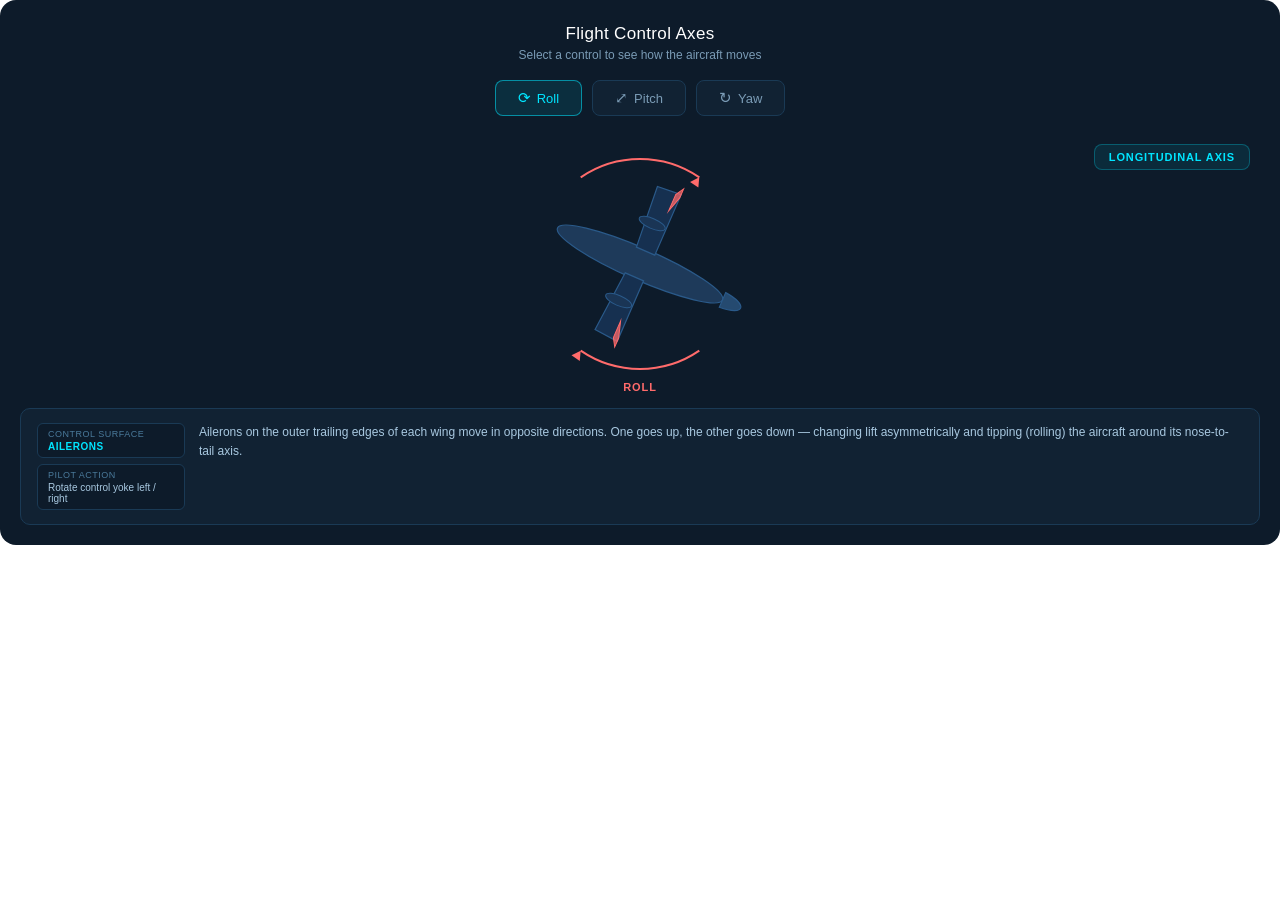
<file: components/roll_pitch_yaw_controls.html>
<!DOCTYPE html>
<div id="wrap">
  <div id="title-bar">
    <h2>Flight Control Axes</h2>
    <p>Select a control to see how the aircraft moves</p>
  </div>

  <div id="tabs">
    <button class="tab active" onclick="selectAxis(0)">
      <span class="tab-icon">⟳</span> Roll
    </button>
    <button class="tab" onclick="selectAxis(1)">
      <span class="tab-icon">⤢</span> Pitch
    </button>
    <button class="tab" onclick="selectAxis(2)">
      <span class="tab-icon">↻</span> Yaw
    </button>
  </div>

  <div id="stage">
    <canvas id="c" width="560" height="260"></canvas>
    <div id="axis-label"></div>
  </div>

  <div id="info-box">
    <div id="info-left">
      <div class="info-chip" id="chip-surface"></div>
      <div class="info-chip" id="chip-axis"></div>
    </div>
    <div id="info-desc"></div>
  </div>
</div>

<style>
* { box-sizing: border-box; margin: 0; padding: 0; }
body { background: transparent; }
#wrap {
  background: #0d1b2a;
  border-radius: 16px;
  padding: 24px 20px 20px;
  font-family: 'Segoe UI', sans-serif;
  min-height: 480px;
}
#title-bar { text-align: center; margin-bottom: 18px; }
#title-bar h2 { color: #fff; font-size: 17px; font-weight: 500; letter-spacing: 0.02em; }
#title-bar p { color: #7a9bb5; font-size: 12px; margin-top: 4px; }

#tabs {
  display: flex;
  justify-content: center;
  gap: 10px;
  margin-bottom: 18px;
}
.tab {
  background: #112233;
  border: 1px solid #1a3a55;
  color: #7a9bb5;
  border-radius: 8px;
  padding: 8px 22px;
  font-size: 13px;
  cursor: pointer;
  transition: all 0.2s;
  display: flex; align-items: center; gap: 6px;
}
.tab:hover { background: #1a3a55; color: #fff; }
.tab.active { background: #00e5ff18; border-color: #00e5ff88; color: #00e5ff; }
.tab-icon { font-size: 15px; }

#stage {
  position: relative;
  display: flex;
  justify-content: center;
  align-items: center;
}
#c { display: block; max-width: 100%; }

#axis-label {
  position: absolute;
  top: 10px; right: 10px;
  background: #00e5ff15;
  border: 1px solid #00e5ff44;
  border-radius: 8px;
  padding: 6px 14px;
  color: #00e5ff;
  font-size: 11px;
  font-weight: 600;
  letter-spacing: 0.08em;
  text-transform: uppercase;
  pointer-events: none;
}

#info-box {
  margin-top: 14px;
  background: #112233;
  border: 1px solid #1a3a55;
  border-radius: 10px;
  padding: 14px 16px;
  display: flex;
  gap: 14px;
  align-items: flex-start;
}
#info-left {
  display: flex;
  flex-direction: column;
  gap: 6px;
  min-width: 110px;
}
.info-chip {
  background: #0d1b2a;
  border: 1px solid #1a3a55;
  border-radius: 6px;
  padding: 5px 10px;
  font-size: 10px;
  color: #00e5ff;
  font-weight: 600;
  letter-spacing: 0.05em;
  text-transform: uppercase;
}
.chip-label { color: #4a7a9b; font-weight: 400; display: block; font-size: 9px; margin-bottom: 2px; }
#info-desc { color: #a8c8e0; font-size: 12px; line-height: 1.6; }
</style>

<script>
const axes = [
  {
    name: 'Roll',
    axisLabel: 'Longitudinal Axis',
    surface: 'Ailerons',
    axisText: 'Roll (Longitudinal)',
    action: 'Rotate control yoke left / right',
    desc: 'Ailerons on the outer trailing edges of each wing move in opposite directions. One goes up, the other goes down — changing lift asymmetrically and tipping (rolling) the aircraft around its nose-to-tail axis.',
    color: '#ff6b6b',
    animate: drawRoll
  },
  {
    name: 'Pitch',
    axisLabel: 'Lateral Axis',
    surface: 'Elevators',
    axisText: 'Pitch (Lateral)',
    action: 'Push / pull control yoke fore-aft',
    desc: 'Elevators on the horizontal stabilizer at the tail rotate the aircraft nose-up or nose-down around its wing-to-wing axis. Pulling back raises the nose; pushing forward lowers it.',
    color: '#00e5ff',
    animate: drawPitch
  },
  {
    name: 'Yaw',
    axisLabel: 'Vertical Axis',
    surface: 'Rudder',
    axisText: 'Yaw (Vertical)',
    action: 'Press left / right rudder pedals',
    desc: 'The rudder on the vertical stabilizer swings the nose left or right around a vertical axis running through the centre of the aircraft. Used to coordinate turns and counteract adverse yaw.',
    color: '#00ff99',
    animate: drawYaw
  }
];

let current = 0;
let animFrame = null;
let t = 0;

const canvas = document.getElementById('c');
const ctx = canvas.getContext('2d');

function selectAxis(idx) {
  current = idx;
  document.querySelectorAll('.tab').forEach((b, i) => b.classList.toggle('active', i === idx));
  const a = axes[idx];
  document.getElementById('axis-label').textContent = a.axisLabel;
  document.getElementById('chip-surface').innerHTML = `<span class="chip-label">Control Surface</span>${a.surface}`;
  document.getElementById('chip-axis').innerHTML = `<span class="chip-label">Pilot Action</span><span style="color:#a8c8e0;text-transform:none;font-weight:400;letter-spacing:0;font-size:10px">${a.action}</span>`;
  document.getElementById('info-desc').textContent = a.desc;
  t = 0;
  if (animFrame) cancelAnimationFrame(animFrame);
  loop();
}

function loop() {
  t += 0.018;
  axes[current].animate(t);
  animFrame = requestAnimationFrame(loop);
}

// ─── shared helpers ───────────────────────────────────────────────────────────
const W = 560, H = 260;
const cx = W / 2, cy = H / 2;

function clear() {
  ctx.clearRect(0, 0, W, H);
  ctx.fillStyle = '#0d1b2a';
  ctx.fillRect(0, 0, W, H);
}

function drawAxisLine(x1,y1,x2,y2,color) {
  ctx.save();
  ctx.setLineDash([5,4]);
  ctx.strokeStyle = color + '55';
  ctx.lineWidth = 1;
  ctx.beginPath(); ctx.moveTo(x1,y1); ctx.lineTo(x2,y2); ctx.stroke();
  ctx.restore();
}

// ─── ROLL ─────────────────────────────────────────────────────────────────────
function drawRoll(t) {
  clear();
  const angle = Math.sin(t) * 0.45; // rock ±~25°
  const color = axes[0].color;

  // axis line (nose to tail)
  drawAxisLine(cx-20, cy, cx+20, cy, color);

  ctx.save();
  ctx.translate(cx, cy);
  ctx.rotate(angle);

  // fuselage (tube)
  ctx.fillStyle = '#1e3a5a'; ctx.strokeStyle = '#2a5a8a'; ctx.lineWidth = 1.2;
  ctx.beginPath();
  ctx.ellipse(0, 0, 90, 16, 0, 0, Math.PI*2);
  ctx.fill(); ctx.stroke();

  // nose cone
  ctx.fillStyle = '#254a70';
  ctx.beginPath();
  ctx.moveTo(90, -8); ctx.bezierCurveTo(115, -6, 118, 6, 90, 8); ctx.closePath();
  ctx.fill(); ctx.stroke();

  // main wings
  ctx.fillStyle = '#163050'; ctx.strokeStyle = '#2a5a8a'; ctx.lineWidth = 1.2;
  // right wing
  ctx.beginPath();
  ctx.moveTo(-10,-14); ctx.lineTo(10,-14); ctx.lineTo(10,-80); ctx.lineTo(-15,-78); ctx.closePath();
  ctx.fill(); ctx.stroke();
  // left wing
  ctx.beginPath();
  ctx.moveTo(-10,14); ctx.lineTo(10,14); ctx.lineTo(10,80); ctx.lineTo(-15,78); ctx.closePath();
  ctx.fill(); ctx.stroke();

  // ailerons highlight
  const aOff = Math.sin(t) * 18;
  ctx.fillStyle = color + 'bb'; ctx.strokeStyle = color; ctx.lineWidth = 1;
  // right aileron up
  ctx.beginPath();
  ctx.moveTo(5,-60); ctx.lineTo(10,-60-aOff); ctx.lineTo(10,-78-aOff/2); ctx.lineTo(5,-78); ctx.closePath();
  ctx.fill(); ctx.stroke();
  // left aileron down
  ctx.beginPath();
  ctx.moveTo(5,60); ctx.lineTo(10,60+aOff); ctx.lineTo(10,78+aOff/2); ctx.lineTo(5,78); ctx.closePath();
  ctx.fill(); ctx.stroke();

  // engines
  ctx.fillStyle = '#1a3555'; ctx.strokeStyle = '#2a5a8a'; ctx.lineWidth = 1;
  ctx.beginPath(); ctx.ellipse(-5, -42, 14, 5, 0, 0, Math.PI*2); ctx.fill(); ctx.stroke();
  ctx.beginPath(); ctx.ellipse(-5, 42, 14, 5, 0, 0, Math.PI*2); ctx.fill(); ctx.stroke();

  ctx.restore();

  // arc arrows
  const r = 105;
  ctx.save(); ctx.translate(cx, cy);
  ctx.strokeStyle = color; ctx.lineWidth = 2; ctx.setLineDash([]);
  ctx.beginPath();
  ctx.arc(0, 0, r, -Math.PI/2 - 0.6, -Math.PI/2 + 0.6);
  ctx.stroke();
  arrowHead(ctx, r, -Math.PI/2 + 0.6, color, 1);
  ctx.beginPath();
  ctx.arc(0, 0, r, Math.PI/2 - 0.6, Math.PI/2 + 0.6);
  ctx.stroke();
  arrowHead(ctx, r, Math.PI/2 + 0.6, color, -1);
  ctx.restore();

  // label
  labelText('ROLL', cx, cy + r + 22, color);
}

// ─── PITCH ────────────────────────────────────────────────────────────────────
function drawPitch(t) {
  clear();
  const angle = Math.sin(t) * 0.35;
  const color = axes[1].color;

  drawAxisLine(cx - 160, cy, cx + 160, cy, color);

  ctx.save();
  ctx.translate(cx, cy);
  ctx.rotate(angle);

  // fuselage
  ctx.fillStyle = '#1e3a5a'; ctx.strokeStyle = '#2a5a8a'; ctx.lineWidth = 1.2;
  ctx.beginPath();
  ctx.ellipse(0, 0, 110, 18, 0, 0, Math.PI*2);
  ctx.fill(); ctx.stroke();

  // nose
  ctx.fillStyle = '#254a70';
  ctx.beginPath();
  ctx.moveTo(110,-10); ctx.bezierCurveTo(135,-8,138,8,110,10); ctx.closePath();
  ctx.fill(); ctx.stroke();

  // wings (side view — thin)
  ctx.fillStyle = '#163050'; ctx.strokeStyle = '#2a5a8a'; ctx.lineWidth = 1.2;
  ctx.beginPath();
  ctx.moveTo(-20,-18); ctx.lineTo(15,-18); ctx.lineTo(25,-55); ctx.lineTo(-20,-52); ctx.closePath();
  ctx.fill(); ctx.stroke();

  // tail horizontal stab
  ctx.beginPath();
  ctx.moveTo(-110,-18); ctx.lineTo(-85,-18); ctx.lineTo(-78,-40); ctx.lineTo(-110,-38); ctx.closePath();
  ctx.fill(); ctx.stroke();

  // elevator highlight
  const eOff = Math.sin(t) * 10;
  ctx.fillStyle = color + 'bb'; ctx.strokeStyle = color; ctx.lineWidth = 1;
  ctx.beginPath();
  ctx.moveTo(-104,-28); ctx.lineTo(-88,-28); ctx.lineTo(-84,-38-eOff); ctx.lineTo(-100,-37-eOff); ctx.closePath();
  ctx.fill(); ctx.stroke();

  // vertical stab
  ctx.fillStyle = '#163050'; ctx.strokeStyle = '#2a5a8a'; ctx.lineWidth = 1.2;
  ctx.beginPath();
  ctx.moveTo(-110,-18); ctx.lineTo(-100,-18); ctx.lineTo(-95,-50); ctx.lineTo(-112,-48); ctx.closePath();
  ctx.fill(); ctx.stroke();

  // engine
  ctx.fillStyle = '#1a3555'; ctx.strokeStyle = '#2a5a8a'; ctx.lineWidth = 1;
  ctx.beginPath(); ctx.ellipse(-10, -36, 16, 5, 0, 0, Math.PI*2); ctx.fill(); ctx.stroke();

  ctx.restore();

  // arc arrow (around lateral axis)
  const r = 80;
  ctx.save(); ctx.translate(cx, cy);
  ctx.strokeStyle = color; ctx.lineWidth = 2; ctx.setLineDash([]);
  ctx.beginPath();
  ctx.arc(0, 0, r, Math.PI - 0.6, Math.PI + 0.6);
  ctx.stroke();
  arrowHead2(ctx, r, Math.PI + 0.6, color);
  ctx.restore();

  labelText('PITCH', cx, cy + 115, color);
}

// ─── YAW ──────────────────────────────────────────────────────────────────────
function drawYaw(t) {
  clear();
  const angle = Math.sin(t) * 0.35;
  const color = axes[2].color;

  // top-down view
  drawAxisLine(cx, cy-20, cx, cy+20, color);

  ctx.save();
  ctx.translate(cx, cy);
  ctx.rotate(angle);

  // fuselage top-down
  ctx.fillStyle = '#1e3a5a'; ctx.strokeStyle = '#2a5a8a'; ctx.lineWidth = 1.2;
  ctx.beginPath();
  ctx.ellipse(0, 0, 100, 20, 0, 0, Math.PI*2);
  ctx.fill(); ctx.stroke();

  // nose
  ctx.fillStyle = '#254a70';
  ctx.beginPath();
  ctx.moveTo(100,-10); ctx.bezierCurveTo(125,-6,128,6,100,10); ctx.closePath();
  ctx.fill(); ctx.stroke();

  // wings top
  ctx.fillStyle = '#163050'; ctx.strokeStyle = '#2a5a8a'; ctx.lineWidth = 1.2;
  // right
  ctx.beginPath();
  ctx.moveTo(-15,-20); ctx.lineTo(20,-20); ctx.lineTo(20,-90); ctx.lineTo(-20,-88); ctx.closePath();
  ctx.fill(); ctx.stroke();
  // left
  ctx.beginPath();
  ctx.moveTo(-15,20); ctx.lineTo(20,20); ctx.lineTo(20,90); ctx.lineTo(-20,88); ctx.closePath();
  ctx.fill(); ctx.stroke();

  // horizontal stabilizers
  ctx.beginPath();
  ctx.moveTo(-100,-20); ctx.lineTo(-75,-20); ctx.lineTo(-68,-50); ctx.lineTo(-100,-48); ctx.closePath();
  ctx.fill(); ctx.stroke();
  ctx.beginPath();
  ctx.moveTo(-100,20); ctx.lineTo(-75,20); ctx.lineTo(-68,50); ctx.lineTo(-100,48); ctx.closePath();
  ctx.fill(); ctx.stroke();

  // vertical stabilizer (rudder) top-down = narrow fin
  ctx.beginPath();
  ctx.moveTo(-102,-4); ctx.lineTo(-102,4); ctx.lineTo(-78,3); ctx.lineTo(-78,-3); ctx.closePath();
  ctx.fill(); ctx.stroke();

  // rudder highlight
  const rOff = Math.sin(t) * 12;
  ctx.fillStyle = color + 'bb'; ctx.strokeStyle = color; ctx.lineWidth = 1;
  ctx.beginPath();
  ctx.moveTo(-102,-4+rOff/3); ctx.lineTo(-102,4+rOff/3);
  ctx.lineTo(-82,3+rOff); ctx.lineTo(-82,-3+rOff); ctx.closePath();
  ctx.fill(); ctx.stroke();

  // engines
  ctx.fillStyle = '#1a3555'; ctx.strokeStyle = '#2a5a8a'; ctx.lineWidth = 1;
  ctx.beginPath(); ctx.ellipse(-5, -55, 5, 14, 0, 0, Math.PI*2); ctx.fill(); ctx.stroke();
  ctx.beginPath(); ctx.ellipse(-5, 55, 5, 14, 0, 0, Math.PI*2); ctx.fill(); ctx.stroke();

  ctx.restore();

  // arc arrows top-down
  const r = 118;
  ctx.save(); ctx.translate(cx, cy);
  ctx.strokeStyle = color; ctx.lineWidth = 2; ctx.setLineDash([]);
  ctx.beginPath();
  ctx.arc(0, 0, r, Math.PI/2 - 0.6, Math.PI/2 + 0.6);
  ctx.stroke();
  arrowHead(ctx, r, Math.PI/2 + 0.6, color, 1);
  ctx.beginPath();
  ctx.arc(0, 0, r, -Math.PI/2 - 0.6, -Math.PI/2 + 0.6);
  ctx.stroke();
  arrowHead(ctx, r, -Math.PI/2 + 0.6, color, -1);
  ctx.restore();

  labelText('YAW', cx + r + 28, cy, color);
}

// ─── helpers ──────────────────────────────────────────────────────────────────
function arrowHead(ctx, r, endAngle, color, dir) {
  const x = Math.cos(endAngle) * r;
  const y = Math.sin(endAngle) * r;
  const tangentAngle = endAngle + Math.PI/2 * dir;
  ctx.save();
  ctx.translate(x, y);
  ctx.rotate(tangentAngle);
  ctx.fillStyle = color;
  ctx.beginPath();
  ctx.moveTo(0, 0); ctx.lineTo(-5, 9); ctx.lineTo(5, 9);
  ctx.closePath(); ctx.fill();
  ctx.restore();
}

function arrowHead2(ctx, r, endAngle, color) {
  const x = Math.cos(endAngle) * r;
  const y = Math.sin(endAngle) * r;
  const tangentAngle = endAngle + Math.PI/2;
  ctx.save();
  ctx.translate(x, y);
  ctx.rotate(tangentAngle);
  ctx.fillStyle = color;
  ctx.beginPath();
  ctx.moveTo(0,0); ctx.lineTo(-5,9); ctx.lineTo(5,9);
  ctx.closePath(); ctx.fill();
  ctx.restore();
}

function labelText(text, x, y, color) {
  ctx.save();
  ctx.font = '600 11px Segoe UI, sans-serif';
  ctx.fillStyle = color;
  ctx.textAlign = 'center';
  ctx.letterSpacing = '0.08em';
  ctx.fillText(text, x, y);
  ctx.restore();
}

// init
selectAxis(0);
</script>
</file>
